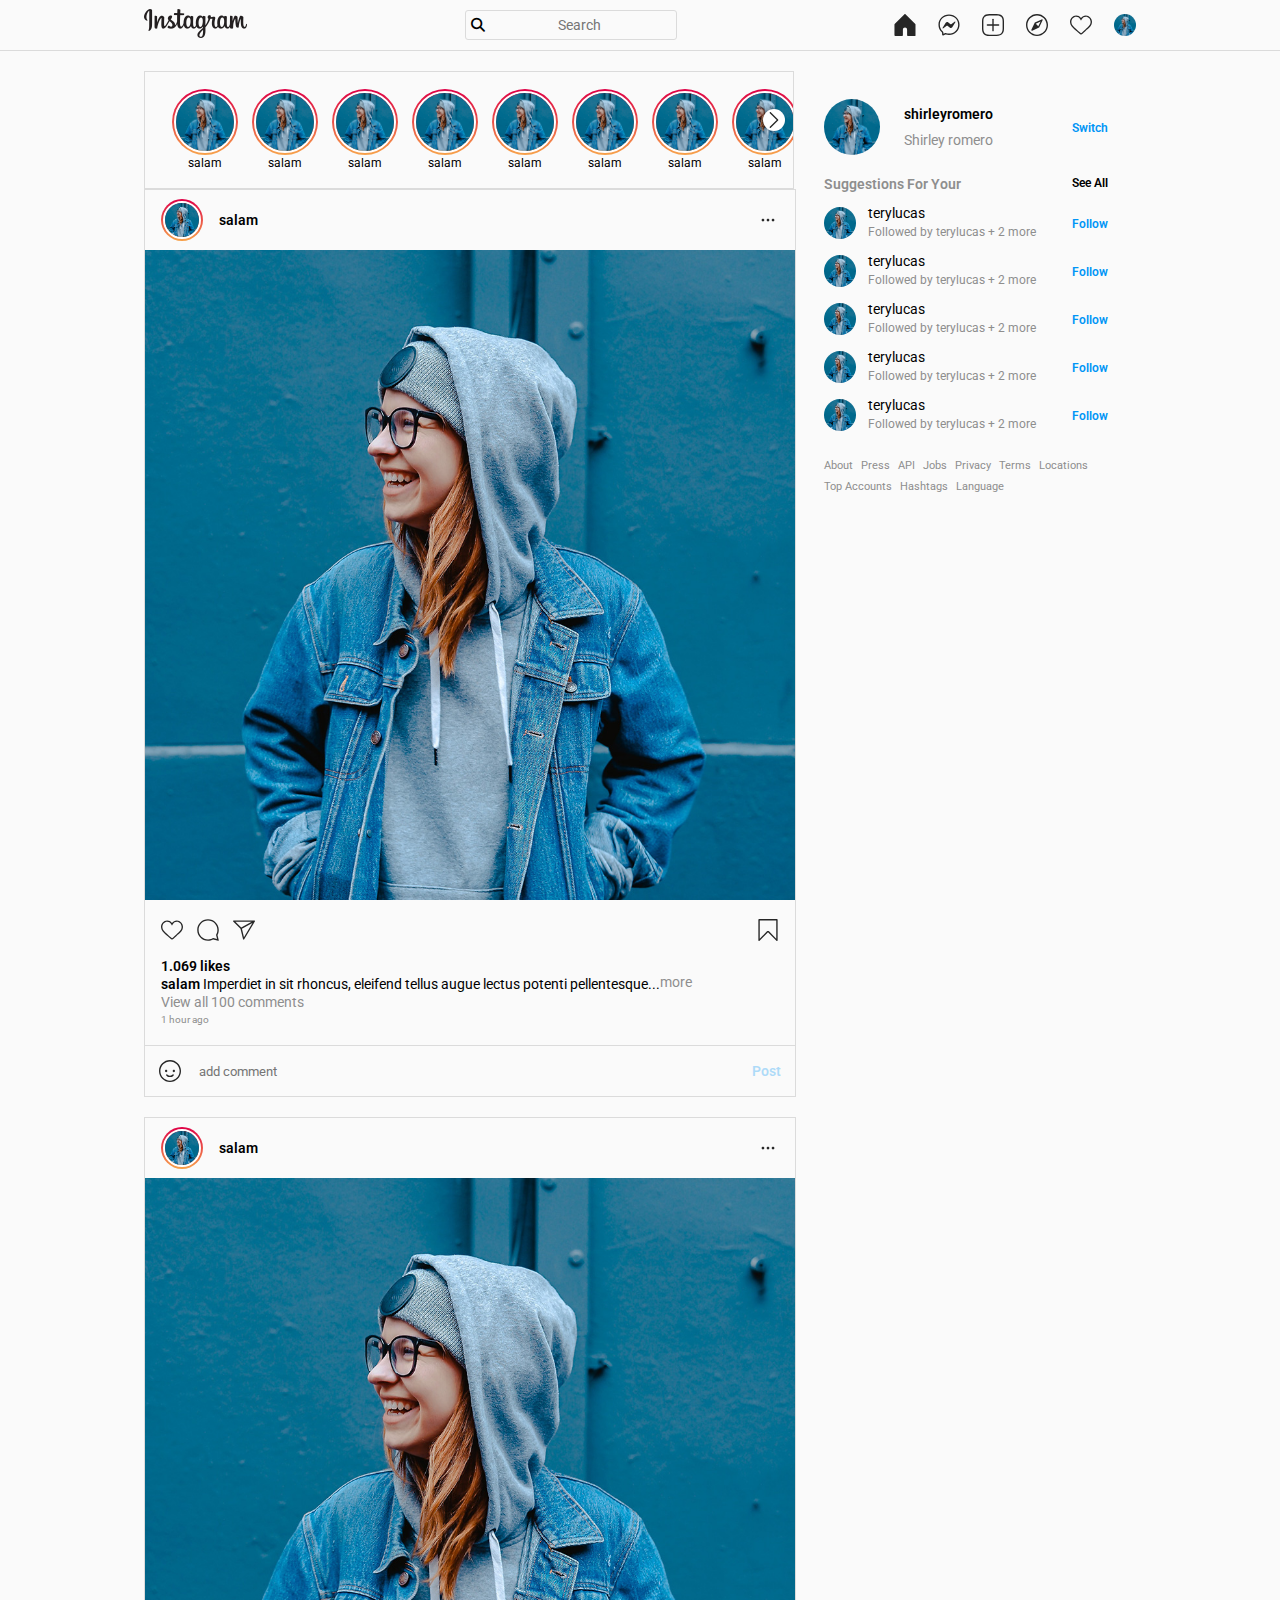
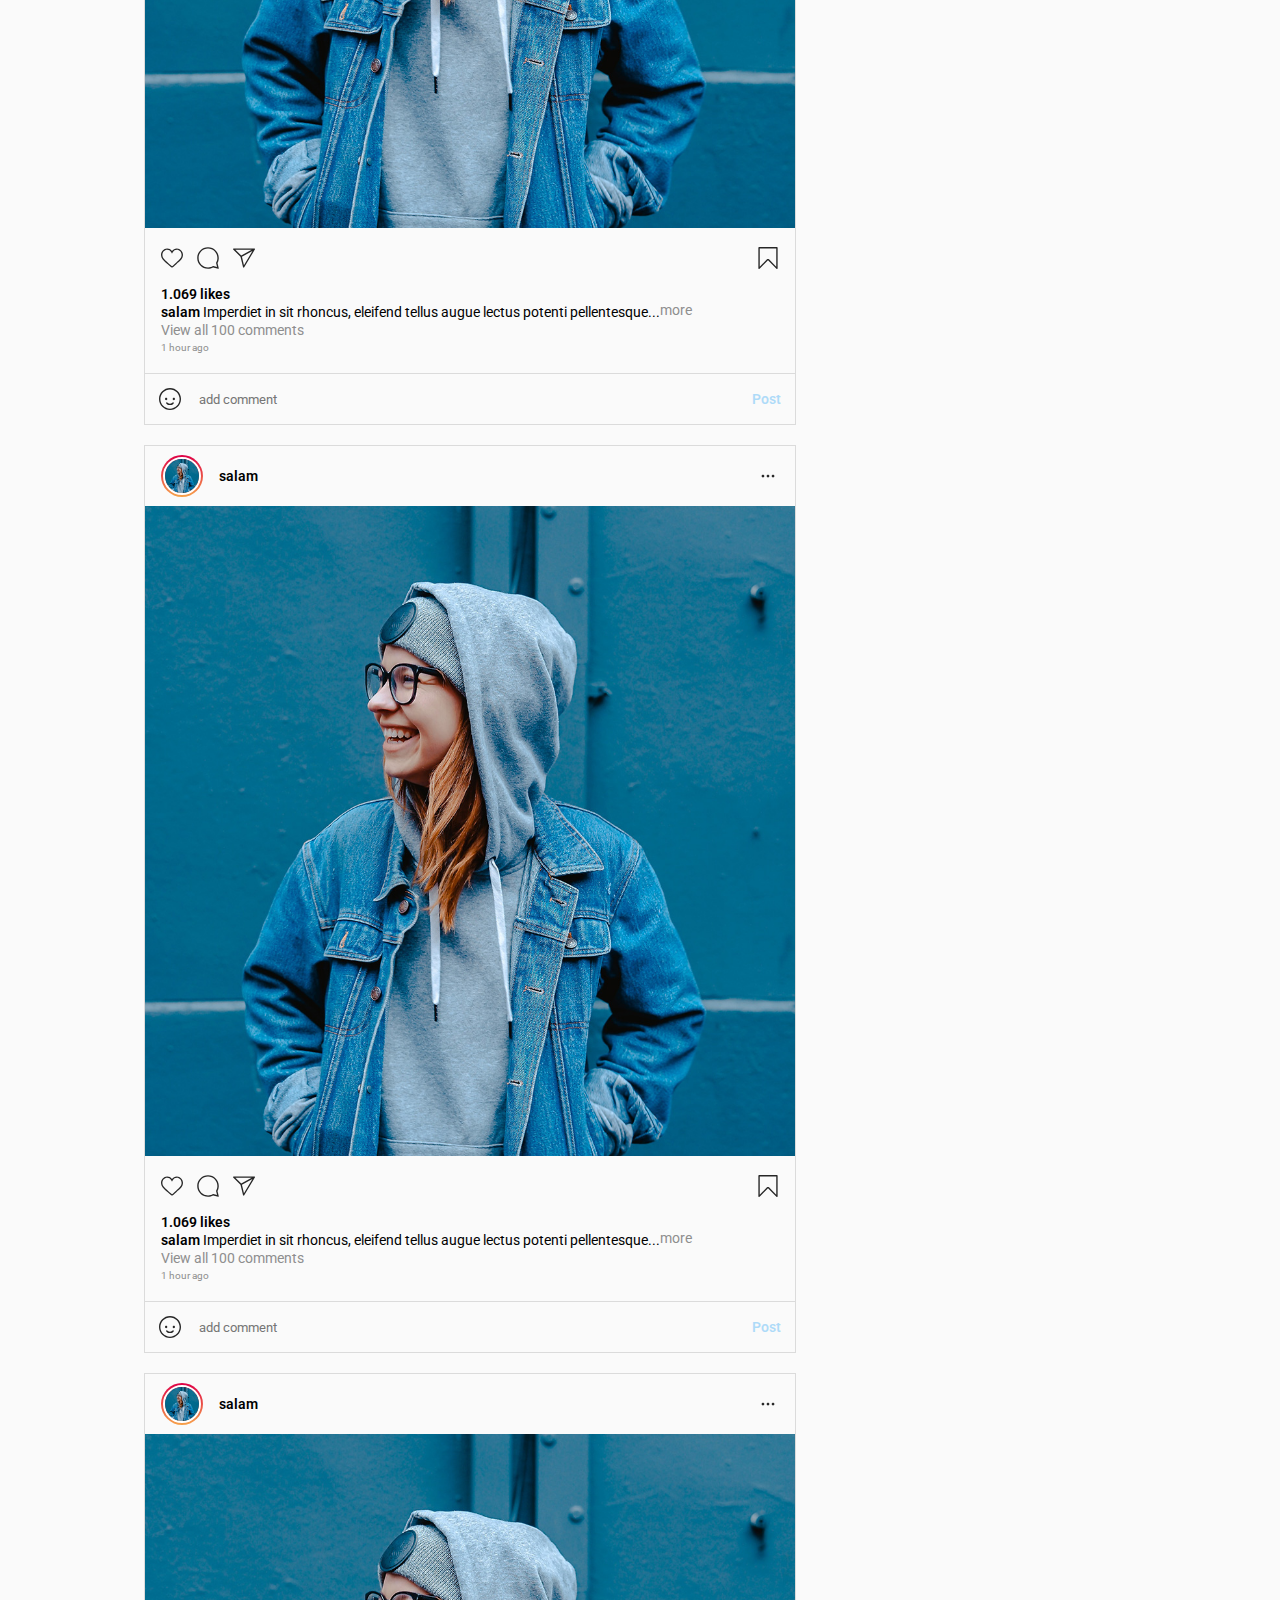
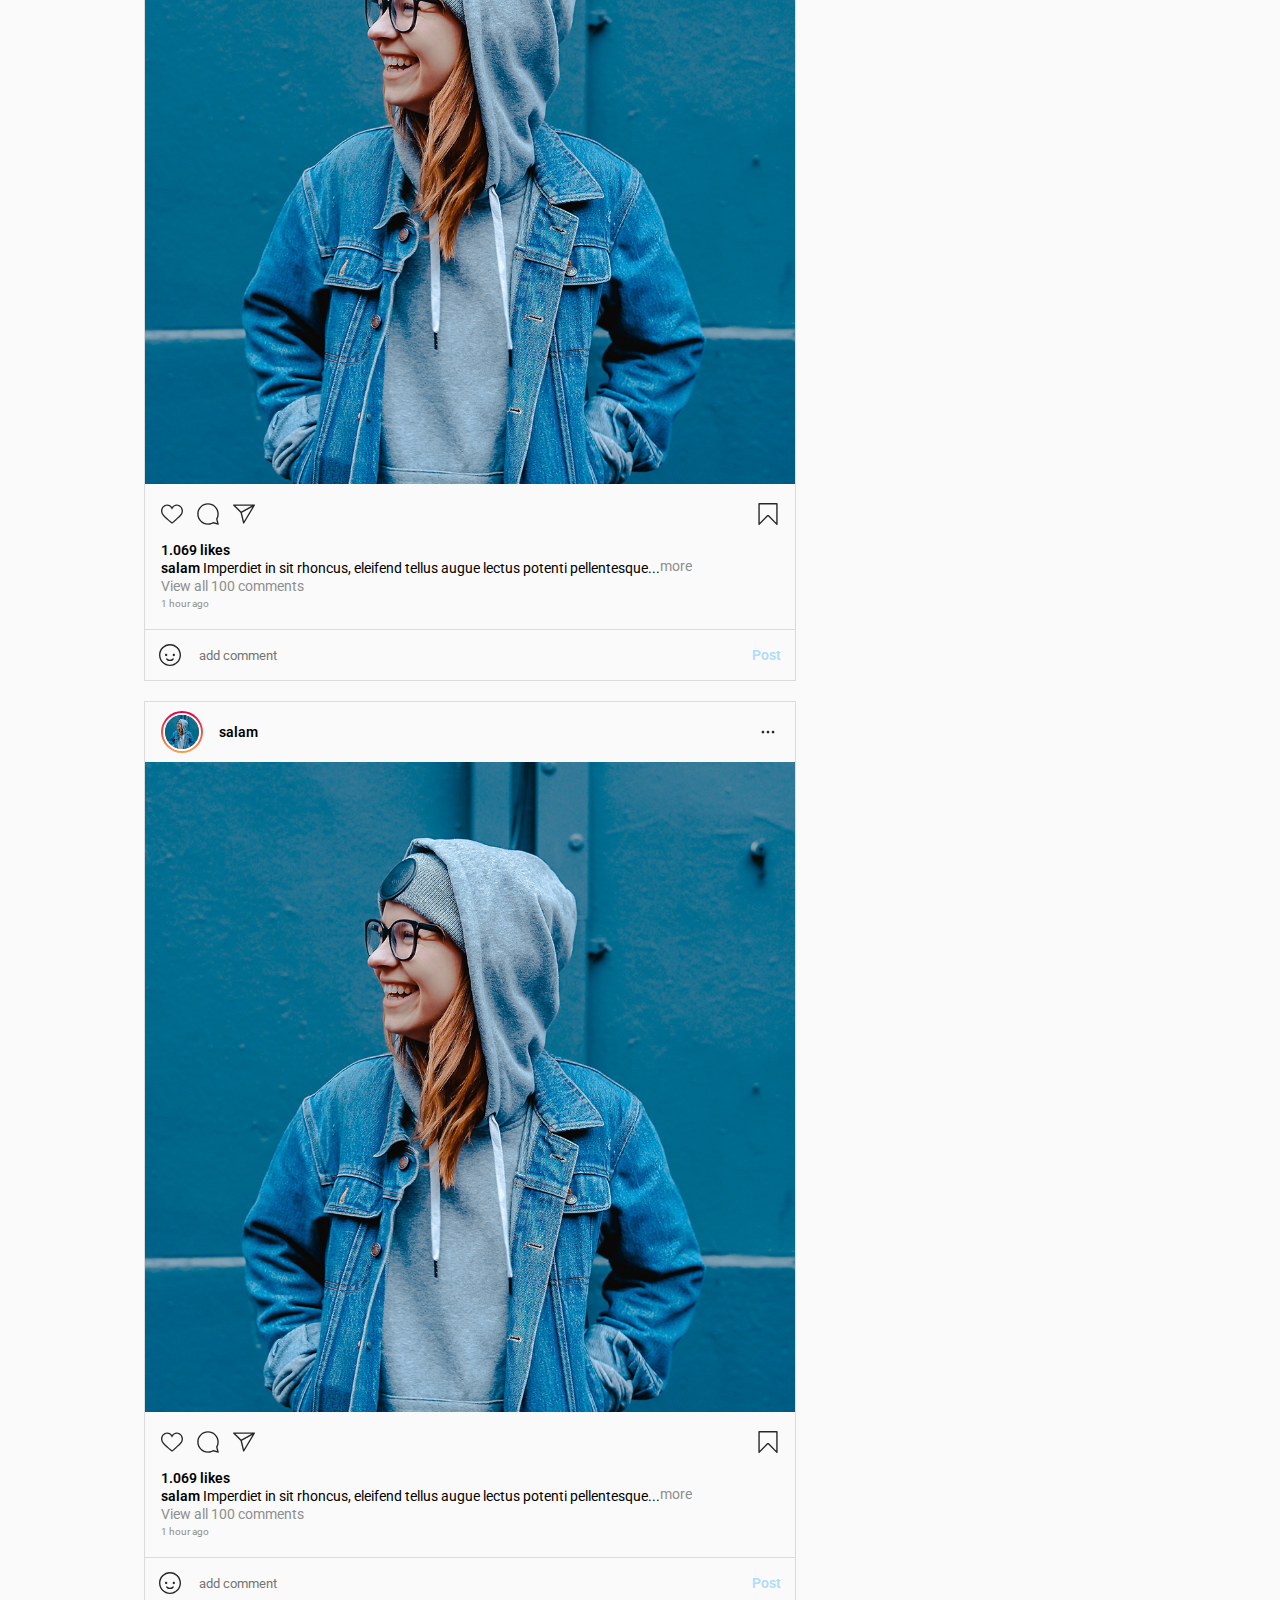
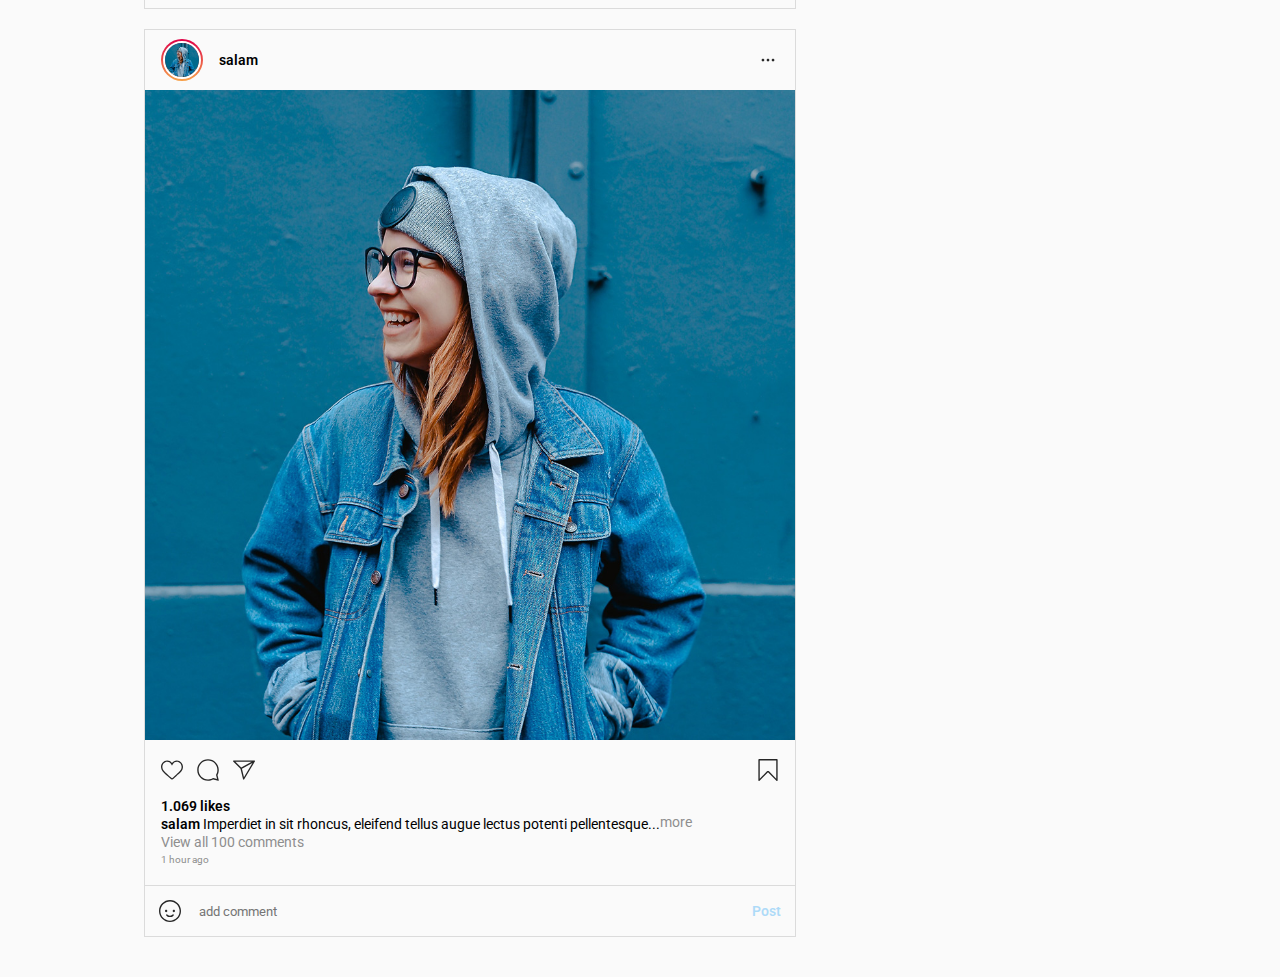
<file: index.htm>
<!DOCTYPE html>
<html lang="en">
    <head>
        <meta charset="UTF-8">
        <meta name="viewport" content="width=device-width, initial-scale=1.0">
        <title>Instagram</title>
        <link rel="stylesheet" href="assets/css/style.css">
        <link rel="stylesheet" href="https://cdnjs.cloudflare.com/ajax/libs/font-awesome/6.5.1/css/all.min.css">
        <link rel="shortcut icon" href="assets/img/favicon.png" type="image/x-icon">
        <style>
            .header__icons a:nth-child(1){
                background-image: url(assets/Icons/Home-fill.svg) !important;
            }
        </style>
    </head>
    <body>
        <header class="border-bottom">
            <div class="container">
                <div class="header flex justify-between items-center">
                    <div class="header__logo">
                        <a href="index.htm">
                            <img src="assets/img/Logo.svg" alt="">
                        </a>
                    </div>
                    <div class="header__search">
                        <i class="fa-solid fa-magnifying-glass f-14"></i>
                        <input type="text" class="f-14 text-center" placeholder="Search" />
                    </div>
                    <div class="header__icons flex">
                        <a href="index.htm">
                            <div class="icon"></div>
                        </a>
                        <a href="assets/pages/messenger.htm">
                            <div class="icon"></div>
                        </a>
                        <a href="#">
                            <div class="icon"></div>
                        </a>
                        <a href="assets/pages/explore.htm">
                            <div class="icon"></div>
                        </a>
                        <a href="#">
                            <div class="icon"></div>
                        </a>
                        <a href="assets/pages/my-profile.htm">
                            <div>
                                <img src="assets/img/profile.jpg" alt="">
                            </div>
                        </a>
                    </div>
                </div>
            </div>
        </header>
        <main>
            <div class="container">
                <div class="flex">
                    <div class="main__body flex flex-col">
                            <div class="stories border-bottom flex">
                                <div class="stories__flex flex flex-col items-center">
                                    <div class="stories__border">
                                        <div class="stories__item">
                                            <a href="#">
                                                <img src="assets/img/profile.jpg" alt="">
                                            </a>
                                        </div>
                                    </div>
                                    <div class="stories__text">
                                        <p class="f-12">salam</p>
                                    </div>
                                </div>
                                <div class="stories__flex flex flex-col items-center">
                                    <div class="stories__border">
                                        <div class="stories__item">
                                            <a href="#">
                                                <img src="assets/img/profile.jpg" alt="">
                                            </a>
                                        </div>
                                    </div>
                                    <div class="stories__text">
                                        <p class="f-12">salam</p>
                                    </div>
                                </div>
                                <div class="stories__flex flex flex-col items-center">
                                    <div class="stories__border">
                                        <div class="stories__item">
                                            <a href="#">
                                                <img src="assets/img/profile.jpg" alt="">
                                            </a>
                                        </div>
                                    </div>
                                    <div class="stories__text">
                                        <p class="f-12">salam</p>
                                    </div>
                                </div>
                                <div class="stories__flex flex flex-col items-center">
                                    <div class="stories__border">
                                        <div class="stories__item">
                                            <a href="#">
                                                <img src="assets/img/profile.jpg" alt="">
                                            </a>
                                        </div>
                                    </div>
                                    <div class="stories__text">
                                        <p class="f-12">salam</p>
                                    </div>
                                </div>
                                <div class="stories__flex flex flex-col items-center">
                                    <div class="stories__border">
                                        <div class="stories__item">
                                            <a href="#">
                                                <img src="assets/img/profile.jpg" alt="">
                                            </a>
                                        </div>
                                    </div>
                                    <div class="stories__text">
                                        <p class="f-12">salam</p>
                                    </div>
                                </div>
                                <div class="stories__flex flex flex-col items-center">
                                    <div class="stories__border">
                                        <div class="stories__item">
                                            <a href="#">
                                                <img src="assets/img/profile.jpg" alt="">
                                            </a>
                                        </div>
                                    </div>
                                    <div class="stories__text">
                                        <p class="f-12">salam</p>
                                    </div>
                                </div>
                                <div class="stories__flex flex flex-col items-center">
                                    <div class="stories__border">
                                        <div class="stories__item">
                                            <a href="#">
                                                <img src="assets/img/profile.jpg" alt="">
                                            </a>
                                        </div>
                                    </div>
                                    <div class="stories__text">
                                        <p class="f-12">salam</p>
                                    </div>
                                </div>
                                <div class="stories__flex flex flex-col items-center">
                                    <div class="stories__border">
                                        <div class="stories__item">
                                            <a href="#">
                                                <img src="assets/img/profile.jpg" alt="">
                                            </a>
                                        </div>
                                    </div>
                                    <div class="stories__text">
                                        <p class="f-12">salam</p>
                                    </div>
                                </div>
                                <div class="stories__flex flex flex-col items-center">
                                    <div class="stories__border">
                                        <div class="stories__item">
                                            <a href="#">
                                                <img src="assets/img/profile.jpg" alt="">
                                            </a>
                                        </div>
                                    </div>
                                    <div class="stories__text">
                                        <p class="f-12">salam</p>
                                    </div>
                                </div>
                                

                            </div>
                            <div class="arrow"></div>
                        <div class="main__posts">
                            <div class="post">
                                <div class="post-header flex items-center justify-between border-bottom">
                                    <div class="flex items-center">
                                        <div class="stories__border">
                                            <div class="stories__item">
                                                <a href="assets/pages/user-profile.htm">
                                                    <img src="assets/img/profile.jpg" alt="">
                                                </a>
                                            </div>
                                        </div>
                                        <div class="profile-name">
                                            <p class="f-14">salam</p>
                                        </div>
                                    </div>
                                    <div>
                                        <div class="more"></div>
                                    </div>
                                </div>
                                <div class="post-body">
                                    <img src="assets/img/profile.jpg" alt="">
                                </div>
                                <div class="post-footer border-bottom">
                                    <div class="post-rating flex justify-between">
                                        <div class="flex">
                                            <a href="#">
                                                <div class="icon"></div>
                                            </a>
                                            <a href="#">
                                                <div class="icon"></div>
                                            </a>
                                            <a href="#">
                                                <div class="icon"></div>
                                            </a>
                                        </div>
                                        <div class="flex">
                                            <a href="#">
                                                <div class="icon"></div>
                                            </a>
                                        </div>
                                    </div>
                                    <div class="post-about">
                                        <div class="post-like">
                                            <p class="f-14">1.069 likes</p>
                                        </div>
                                        <div class="post-explain flex">
                                            <p class="f-14"><span>salam</span> Imperdiet in sit rhoncus, eleifend tellus augue lectus potenti pellentesque...</p>
                                            <span class="f-14">more</span>
                                        </div>
                                        <div class="post-comment">
                                            <p class="f-14">View all 100 comments</p>
                                        </div>
                                        <div class="date">
                                            <p>1 hour ago</p>
                                        </div>
                                    </div>
                                </div>
                                <div class="add-comment flex justify-between items-center ">
                                    <div class="emoji flex">
                                        <a href="#">
                                            <div class="icon"></div>
                                        </a>
                                        <input type="text" placeholder="add comment">
                                    </div>
                                    <div class="send-post f-14">
                                        <a class="aa" href="#">Post</a>
                                    </div>
                                </div>
                            </div>
                            <div class="post">
                                <div class="post-header flex items-center justify-between border-bottom">
                                    <div class="flex items-center">
                                        <div class="stories__border">
                                            <div class="stories__item">
                                                <a href="assets/pages/user-profile.htm">
                                                    <img src="assets/img/profile.jpg" alt="">
                                                </a>
                                            </div>
                                        </div>
                                        <div class="profile-name">
                                            <p class="f-14">salam</p>
                                        </div>
                                    </div>
                                    <div>
                                        <div class="more"></div>
                                    </div>
                                </div>
                                <div class="post-body">
                                    <img src="assets/img/profile.jpg" alt="">
                                </div>
                                <div class="post-footer border-bottom">
                                    <div class="post-rating flex justify-between">
                                        <div class="flex">
                                            <a href="#">
                                                <div class="icon"></div>
                                            </a>
                                            <a href="#">
                                                <div class="icon"></div>
                                            </a>
                                            <a href="#">
                                                <div class="icon"></div>
                                            </a>
                                        </div>
                                        <div class="flex">
                                            <a href="#">
                                                <div class="icon"></div>
                                            </a>
                                        </div>
                                    </div>
                                    <div class="post-about">
                                        <div class="post-like">
                                            <p class="f-14">1.069 likes</p>
                                        </div>
                                        <div class="post-explain flex">
                                            <p class="f-14"><span>salam</span> Imperdiet in sit rhoncus, eleifend tellus augue lectus potenti pellentesque...</p>
                                            <span class="f-14">more</span>
                                        </div>
                                        <div class="post-comment">
                                            <p class="f-14">View all 100 comments</p>
                                        </div>
                                        <div class="date">
                                            <p>1 hour ago</p>
                                        </div>
                                    </div>
                                </div>
                                <div class="add-comment flex justify-between items-center ">
                                    <div class="emoji flex">
                                        <a href="#">
                                            <div class="icon"></div>
                                        </a>
                                        <input type="text" placeholder="add comment">
                                    </div>
                                    <div class="send-post f-14">
                                        <a class="aa" href="#">Post</a>
                                    </div>
                                </div>
                            </div>
                            <div class="post">
                                <div class="post-header flex items-center justify-between border-bottom">
                                    <div class="flex items-center">
                                        <div class="stories__border">
                                            <div class="stories__item">
                                                <a href="assets/pages/user-profile.htm">
                                                    <img src="assets/img/profile.jpg" alt="">
                                                </a>
                                            </div>
                                        </div>
                                        <div class="profile-name">
                                            <p class="f-14">salam</p>
                                        </div>
                                    </div>
                                    <div>
                                        <div class="more"></div>
                                    </div>
                                </div>
                                <div class="post-body">
                                    <img src="assets/img/profile.jpg" alt="">
                                </div>
                                <div class="post-footer border-bottom">
                                    <div class="post-rating flex justify-between">
                                        <div class="flex">
                                            <a href="#">
                                                <div class="icon"></div>
                                            </a>
                                            <a href="#">
                                                <div class="icon"></div>
                                            </a>
                                            <a href="#">
                                                <div class="icon"></div>
                                            </a>
                                        </div>
                                        <div class="flex">
                                            <a href="#">
                                                <div class="icon"></div>
                                            </a>
                                        </div>
                                    </div>
                                    <div class="post-about">
                                        <div class="post-like">
                                            <p class="f-14">1.069 likes</p>
                                        </div>
                                        <div class="post-explain flex">
                                            <p class="f-14"><span>salam</span> Imperdiet in sit rhoncus, eleifend tellus augue lectus potenti pellentesque...</p>
                                            <span class="f-14">more</span>
                                        </div>
                                        <div class="post-comment">
                                            <p class="f-14">View all 100 comments</p>
                                        </div>
                                        <div class="date">
                                            <p>1 hour ago</p>
                                        </div>
                                    </div>
                                </div>
                                <div class="add-comment flex justify-between items-center ">
                                    <div class="emoji flex">
                                        <a href="#">
                                            <div class="icon"></div>
                                        </a>
                                        <input type="text" placeholder="add comment">
                                    </div>
                                    <div class="send-post f-14">
                                        <a class="aa" href="#">Post</a>
                                    </div>
                                </div>
                            </div>
                            <div class="post">
                                <div class="post-header flex items-center justify-between border-bottom">
                                    <div class="flex items-center">
                                        <div class="stories__border">
                                            <div class="stories__item">
                                                <a href="assets/pages/user-profile.htm">
                                                    <img src="assets/img/profile.jpg" alt="">
                                                </a>
                                            </div>
                                        </div>
                                        <div class="profile-name">
                                            <p class="f-14">salam</p>
                                        </div>
                                    </div>
                                    <div>
                                        <div class="more"></div>
                                    </div>
                                </div>
                                <div class="post-body">
                                    <img src="assets/img/profile.jpg" alt="">
                                </div>
                                <div class="post-footer border-bottom">
                                    <div class="post-rating flex justify-between">
                                        <div class="flex">
                                            <a href="#">
                                                <div class="icon"></div>
                                            </a>
                                            <a href="#">
                                                <div class="icon"></div>
                                            </a>
                                            <a href="#">
                                                <div class="icon"></div>
                                            </a>
                                        </div>
                                        <div class="flex">
                                            <a href="#">
                                                <div class="icon"></div>
                                            </a>
                                        </div>
                                    </div>
                                    <div class="post-about">
                                        <div class="post-like">
                                            <p class="f-14">1.069 likes</p>
                                        </div>
                                        <div class="post-explain flex">
                                            <p class="f-14"><span>salam</span> Imperdiet in sit rhoncus, eleifend tellus augue lectus potenti pellentesque...</p>
                                            <span class="f-14">more</span>
                                        </div>
                                        <div class="post-comment">
                                            <p class="f-14">View all 100 comments</p>
                                        </div>
                                        <div class="date">
                                            <p>1 hour ago</p>
                                        </div>
                                    </div>
                                </div>
                                <div class="add-comment flex justify-between items-center ">
                                    <div class="emoji flex">
                                        <a href="#">
                                            <div class="icon"></div>
                                        </a>
                                        <input type="text" placeholder="add comment">
                                    </div>
                                    <div class="send-post f-14">
                                        <a class="aa" href="#">Post</a>
                                    </div>
                                </div>
                            </div>
                            <div class="post">
                                <div class="post-header flex items-center justify-between border-bottom">
                                    <div class="flex items-center">
                                        <div class="stories__border">
                                            <div class="stories__item">
                                                <a href="assets/pages/user-profile.htm">
                                                    <img src="assets/img/profile.jpg" alt="">
                                                </a>
                                            </div>
                                        </div>
                                        <div class="profile-name">
                                            <p class="f-14">salam</p>
                                        </div>
                                    </div>
                                    <div>
                                        <div class="more"></div>
                                    </div>
                                </div>
                                <div class="post-body">
                                    <img src="assets/img/profile.jpg" alt="">
                                </div>
                                <div class="post-footer border-bottom">
                                    <div class="post-rating flex justify-between">
                                        <div class="flex">
                                            <a href="#">
                                                <div class="icon"></div>
                                            </a>
                                            <a href="#">
                                                <div class="icon"></div>
                                            </a>
                                            <a href="#">
                                                <div class="icon"></div>
                                            </a>
                                        </div>
                                        <div class="flex">
                                            <a href="#">
                                                <div class="icon"></div>
                                            </a>
                                        </div>
                                    </div>
                                    <div class="post-about">
                                        <div class="post-like">
                                            <p class="f-14">1.069 likes</p>
                                        </div>
                                        <div class="post-explain flex">
                                            <p class="f-14"><span>salam</span> Imperdiet in sit rhoncus, eleifend tellus augue lectus potenti pellentesque...</p>
                                            <span class="f-14">more</span>
                                        </div>
                                        <div class="post-comment">
                                            <p class="f-14">View all 100 comments</p>
                                        </div>
                                        <div class="date">
                                            <p>1 hour ago</p>
                                        </div>
                                    </div>
                                </div>
                                <div class="add-comment flex justify-between items-center ">
                                    <div class="emoji flex">
                                        <a href="#">
                                            <div class="icon"></div>
                                        </a>
                                        <input type="text" placeholder="add comment">
                                    </div>
                                    <div class="send-post f-14">
                                        <a class="aa" href="#">Post</a>
                                    </div>
                                </div>
                            </div>
                            <div class="post">
                                <div class="post-header flex items-center justify-between border-bottom">
                                    <div class="flex items-center">
                                        <div class="stories__border">
                                            <div class="stories__item">
                                                <a href="assets/pages/user-profile.htm">
                                                    <img src="assets/img/profile.jpg" alt="">
                                                </a>
                                            </div>
                                        </div>
                                        <div class="profile-name">
                                            <p class="f-14">salam</p>
                                        </div>
                                    </div>
                                    <div>
                                        <div class="more"></div>
                                    </div>
                                </div>
                                <div class="post-body">
                                    <img src="assets/img/profile.jpg" alt="">
                                </div>
                                <div class="post-footer border-bottom">
                                    <div class="post-rating flex justify-between">
                                        <div class="flex">
                                            <a href="#">
                                                <div class="icon"></div>
                                            </a>
                                            <a href="#">
                                                <div class="icon"></div>
                                            </a>
                                            <a href="#">
                                                <div class="icon"></div>
                                            </a>
                                        </div>
                                        <div class="flex">
                                            <a href="#">
                                                <div class="icon"></div>
                                            </a>
                                        </div>
                                    </div>
                                    <div class="post-about">
                                        <div class="post-like">
                                            <p class="f-14">1.069 likes</p>
                                        </div>
                                        <div class="post-explain flex">
                                            <p class="f-14"><span>salam</span> Imperdiet in sit rhoncus, eleifend tellus augue lectus potenti pellentesque...</p>
                                            <span class="f-14">more</span>
                                        </div>
                                        <div class="post-comment">
                                            <p class="f-14">View all 100 comments</p>
                                        </div>
                                        <div class="date">
                                            <p>1 hour ago</p>
                                        </div>
                                    </div>
                                </div>
                                <div class="add-comment flex justify-between items-center ">
                                    <div class="emoji flex">
                                        <a href="#">
                                            <div class="icon"></div>
                                        </a>
                                        <input type="text" placeholder="add comment">
                                    </div>
                                    <div class="send-post f-14">
                                        <a class="aa" href="#">Post</a>
                                    </div>
                                </div>
                            </div>
                        </div>    
                    </div>
                    <div class="main__sidebar">
                        <div class="account flex items-center justify-between">
                            <div class="flex items-center">
                                <div class="account__profile">
                                    <img src="assets/img/profile.jpg" alt="">
                                </div>
                                <div class="account__name f-14">
                                    <p>shirleyromero</p>
                                    <p>Shirley romero</p>
                                </div>
                            </div>
                            <div>
                                <a href="#">Switch</a>
                            </div>
                        </div>
                        <div class="suggestions">
                            <div class="suggestions-explain flex justify-between">
                                <p class="f-14 f-600">Suggestions For Your</p>
                                <p class="f-12 f-600">See All</p>
                            </div>
                            <div class="suggestions-people flex flex-col ">
                                <div class="person flex items-center justify-between">
                                    <div class="flex items-center">
                                        <div class="person-photo">
                                            <img src="assets/img/profile.jpg" alt="">
                                        </div>
                                        <div>
                                            <p class="f-14">terylucas</p>
                                            <p class="f-12">Followed by terylucas + 2 more</p>
                                        </div>
                                    </div>
                                    <div>
                                        <a class="f-12 " href="#">Follow</a>
                                    </div>
                                </div>
                                <div class="person flex items-center justify-between">
                                    <div class="flex items-center">
                                        <div class="person-photo">
                                            <img src="assets/img/profile.jpg" alt="">
                                        </div>
                                        <div>
                                            <p class="f-14">terylucas</p>
                                            <p class="f-12">Followed by terylucas + 2 more</p>
                                        </div>
                                    </div>
                                    <div>
                                        <a class="f-12 " href="#">Follow</a>
                                    </div>
                                </div>
                                <div class="person flex items-center justify-between">
                                    <div class="flex items-center">
                                        <div class="person-photo">
                                            <img src="assets/img/profile.jpg" alt="">
                                        </div>
                                        <div>
                                            <p class="f-14">terylucas</p>
                                            <p class="f-12">Followed by terylucas + 2 more</p>
                                        </div>
                                    </div>
                                    <div>
                                        <a class="f-12 " href="#">Follow</a>
                                    </div>
                                </div>
                                <div class="person flex items-center justify-between">
                                    <div class="flex items-center">
                                        <div class="person-photo">
                                            <img src="assets/img/profile.jpg" alt="">
                                        </div>
                                        <div>
                                            <p class="f-14">terylucas</p>
                                            <p class="f-12">Followed by terylucas + 2 more</p>
                                        </div>
                                    </div>
                                    <div>
                                        <a class="f-12 " href="#">Follow</a>
                                    </div>
                                </div>
                                <div class="person flex items-center justify-between">
                                    <div class="flex items-center">
                                        <div class="person-photo">
                                            <img src="assets/img/profile.jpg" alt="">
                                        </div>
                                        <div>
                                            <p class="f-14">terylucas</p>
                                            <p class="f-12">Followed by terylucas + 2 more</p>
                                        </div>
                                    </div>
                                    <div>
                                        <a class="f-12 " href="#">Follow</a>
                                    </div>
                                </div>
                            </div>
                        </div>
                        <div class="sidebar-footer flex">
                            <a href="#">About</a>
                            <a href="#">Press</a>
                            <a href="#">API</a>
                            <a href="#">Jobs</a>
                            <a href="#">Privacy</a>
                            <a href="#">Terms</a>
                            <a href="#">Locations</a>
                            <a href="#">Top Accounts</a>
                            <a href="#">Hashtags</a>
                            <a href="#">Language</a>
                        </div>
                    </div>
                </div>
            </div>
        </main>
    </body>
</html>
</file>
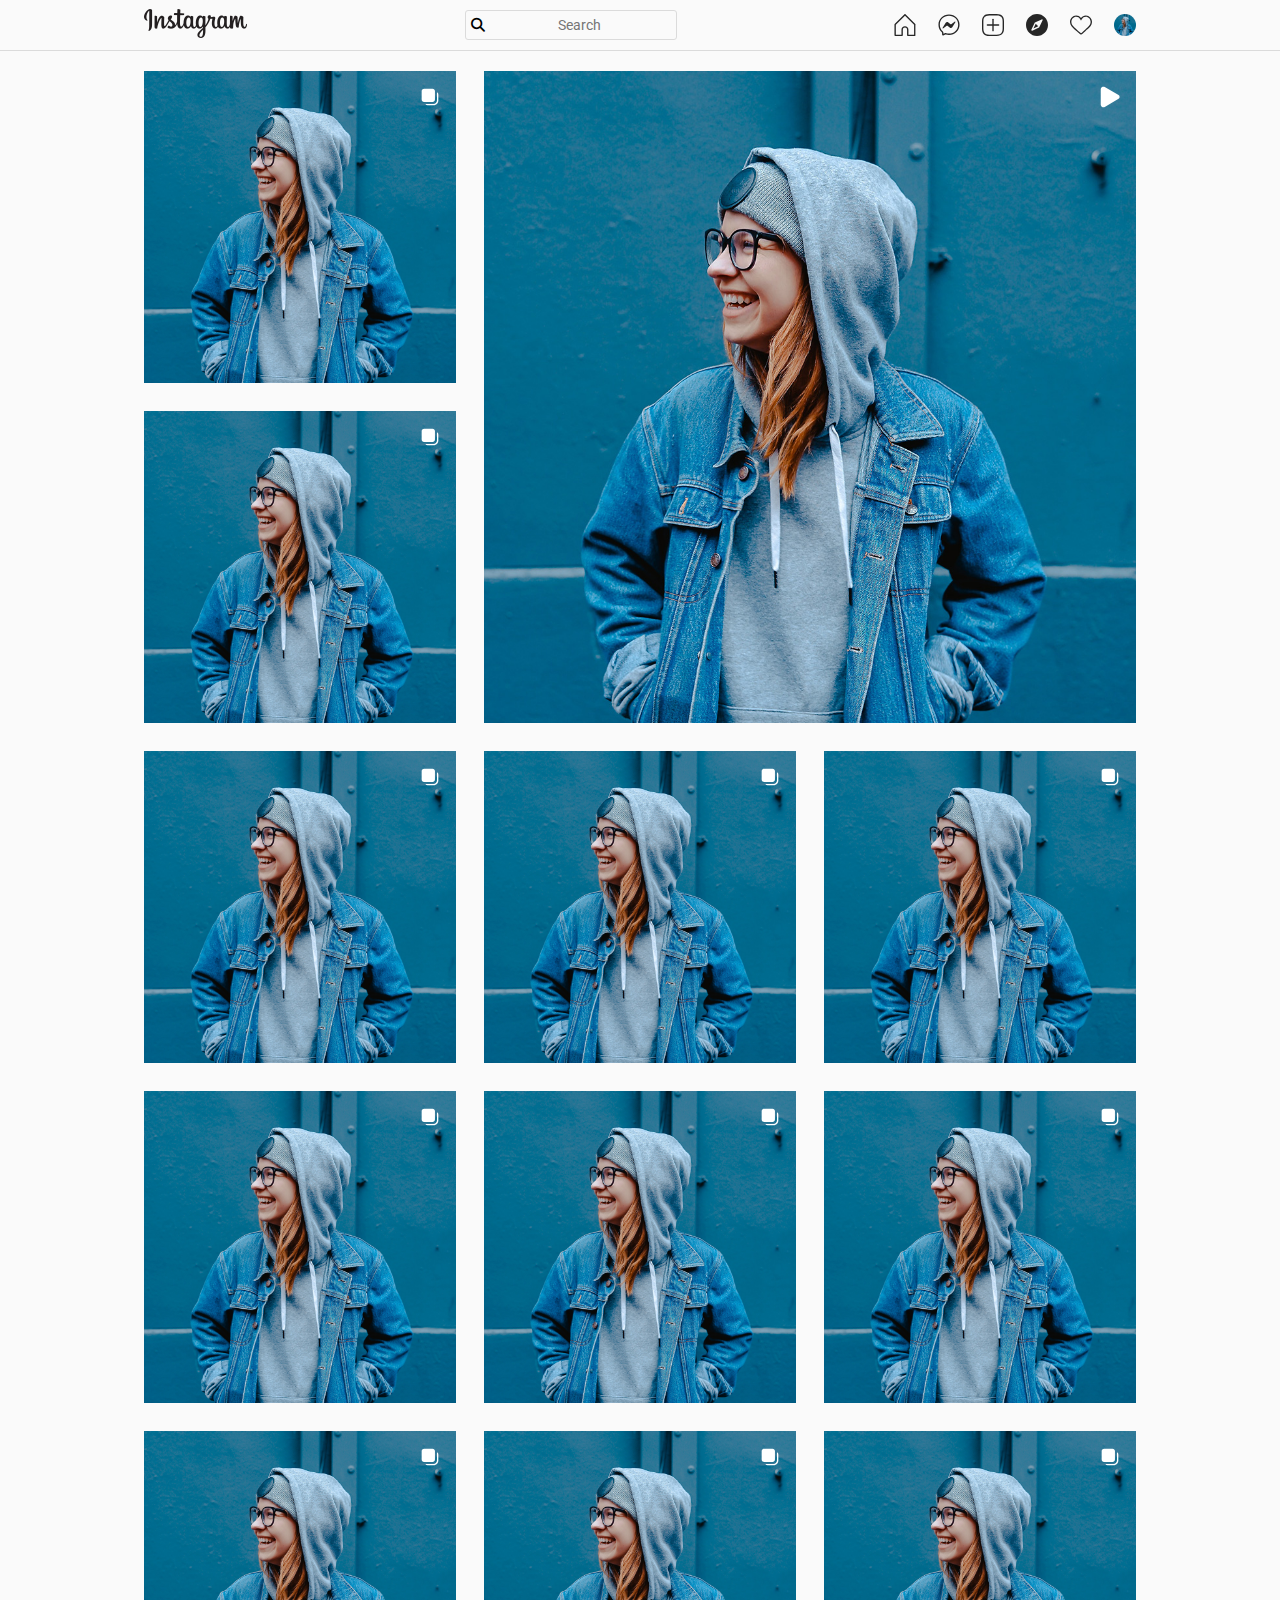
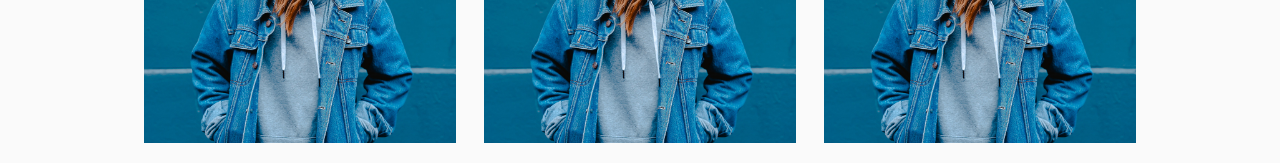
<file: assets/pages/explore.htm>
<!DOCTYPE html>
<html lang="en">
    <head>
        <meta charset="UTF-8">
        <meta name="viewport" content="width=device-width, initial-scale=1.0">
        <title>Instagram</title>
        <link rel="stylesheet" href="../css/style.css">
        <link rel="stylesheet" href="https://cdnjs.cloudflare.com/ajax/libs/font-awesome/6.5.1/css/all.min.css">
        <link rel="shortcut icon" href="../img/favicon.png" type="image/x-icon">
        <style>
            .header__icons a:nth-child(4){
                background-image: url(../Icons/FindPeople-Fiil.svg) !important;
            }
        </style>
    </head>
    <body>
        <header class="border-bottom">
            <div class="container">
                <div class="header flex justify-between items-center">
                    <div class="header__logo">
                        <a href="../../index.htm">
                            <img src="../img/Logo.svg" alt="">
                        </a>
                    </div>
                    <div class="header__search">
                        <i class="fa-solid fa-magnifying-glass f-14"></i>
                        <input type="text" class="f-14 text-center" placeholder="Search" />
                    </div>
                    <div class="header__icons flex">
                        <a href="/index.htm">
                            <div class="icon"></div>
                        </a>
                        <a href="messenger.htm">
                            <div class="icon"></div>
                        </a>
                        <a href="#">
                            <div class="icon"></div>
                        </a>
                        <a href="#">
                            <div class="icon"></div>
                        </a>
                        <a href="#">
                            <div class="icon"></div>
                        </a>
                        <a href="my-profile.htm">
                            <div>
                                <img src="../img/profile.jpg" alt="">
                            </div>
                        </a>
                    </div>
                </div>
            </div>
        </header>
        <main>
            <div class="container">
                <div class="explore flex justify-center">
                    <div class="flex">
                        <div class="flex flex-col ">
                            <div class="post-img">
                                <img src="../img/profile.jpg" alt="">
                            </div>
                            <div class="post-img">
                                <img src="../img/profile.jpg" alt="">
                            </div>
                        </div>
                        <div class="big-post post-img">
                            <img src="../img/profile.jpg" alt="">
                        </div>
                    </div>
                    <div class="post-img">
                        <img src="../img/profile.jpg" alt="">
                    </div>
                    <div class="post-img">
                        <img src="../img/profile.jpg" alt="">
                    </div>
                    <div class="post-img">
                        <img src="../img/profile.jpg" alt="">
                    </div>
                    <div class="post-img">
                        <img src="../img/profile.jpg" alt="">
                    </div>
                    <div class="post-img">
                        <img src="../img/profile.jpg" alt="">
                    </div>
                    <div class="post-img">
                        <img src="../img/profile.jpg" alt="">
                    </div>
                    <div class="post-img">
                        <img src="../img/profile.jpg" alt="">
                    </div>
                    <div class="post-img">
                        <img src="../img/profile.jpg" alt="">
                    </div>
                    <div class="post-img">
                        <img src="../img/profile.jpg" alt="">
                    </div>
                </div>
            </div>
        </main>

    </body>
</html>
</file>
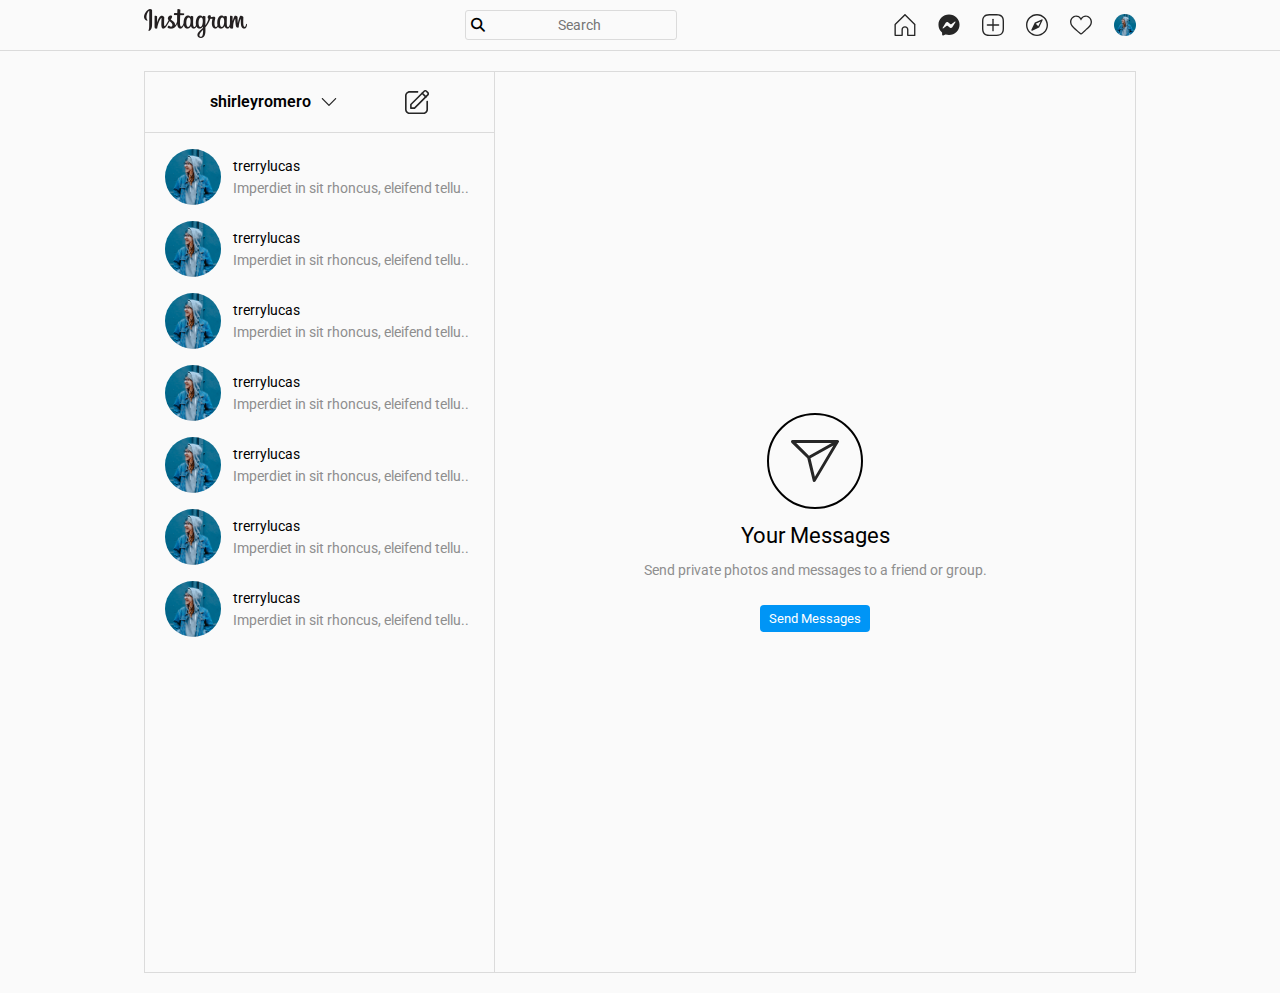
<file: assets/pages/messenger.htm>
<!DOCTYPE html>
<html lang="en">
    <head>
        <meta charset="UTF-8">
        <meta name="viewport" content="width=device-width, initial-scale=1.0">
        <title>Instagram</title>
        <link rel="stylesheet" href="../css/style.css">
        <link rel="stylesheet" href="https://cdnjs.cloudflare.com/ajax/libs/font-awesome/6.5.1/css/all.min.css">
        <link rel="shortcut icon" href="../img/favicon.png" type="image/x-icon">
        <style>
            .header__icons a:nth-child(2){
                background-image: url(../Icons/Messenger-Fill.svg) !important;
            }
        </style>
    </head>
    <body>
        <header class="border-bottom">
            <div class="container">
                <div class="header flex justify-between items-center">
                    <div class="header__logo">
                        <a href="../../index.htm">
                            <img src="../img/Logo.svg" alt="">
                        </a>
                    </div>
                    <div class="header__search">
                        <i class="fa-solid fa-magnifying-glass f-14"></i>
                        <input type="text" class="f-14 text-center" placeholder="Search" />
                    </div>
                    <div class="header__icons flex">
                        <a href="../../index.htm">
                            <div class="icon"></div>
                        </a>
                        <a href="messenger.htm">
                            <div class="icon"></div>
                        </a>
                        <a href="#">
                            <div class="icon"></div>
                        </a>
                        <a href="../pages/explore.htm">
                            <div class="icon"></div>
                        </a>
                        <a href="#">
                            <div class="icon"></div>
                        </a>
                        <a href="my-profile.htm">
                            <div>
                                <img src="../img/profile.jpg" alt="">
                            </div>
                        </a>
                    </div>
                </div>
            </div>
        </header>
        <main>
            <div class="container">
                <section class="messenger">
                    <div class="flex">
                        <div class="messenger-sidebar">
                            <div class="name border-bottom flex items-center justify-evenly">
                                <div class=" flex items-center">
                                    <p class="f-600">shirleyromero</p>
                                    <div class="icon"></div>
                                </div>
                                <div class="icon"></div>
                            </div>
                            <div class="messenger-people">
                                <div class="dm-person flex items-center">
                                    <div class="dm__img">
                                        <img src="../img/profile.jpg" alt="">
                                    </div>
                                    <div class="dm__text">
                                        <p class="f-14">trerrylucas</p>
                                        <p class="f-14">Imperdiet in sit rhoncus, eleifend tellu..</p>
                                    </div>
                                </div>
                                <div class="dm-person flex items-center">
                                    <div class="dm__img">
                                        <img src="../img/profile.jpg" alt="">
                                    </div>
                                    <div class="dm__text">
                                        <p class="f-14">trerrylucas</p>
                                        <p class="f-14">Imperdiet in sit rhoncus, eleifend tellu..</p>
                                    </div>
                                </div>
                                <div class="dm-person flex items-center">
                                    <div class="dm__img">
                                        <img src="../img/profile.jpg" alt="">
                                    </div>
                                    <div class="dm__text">
                                        <p class="f-14">trerrylucas</p>
                                        <p class="f-14">Imperdiet in sit rhoncus, eleifend tellu..</p>
                                    </div>
                                </div>
                                <div class="dm-person flex items-center">
                                    <div class="dm__img">
                                        <img src="../img/profile.jpg" alt="">
                                    </div>
                                    <div class="dm__text">
                                        <p class="f-14">trerrylucas</p>
                                        <p class="f-14">Imperdiet in sit rhoncus, eleifend tellu..</p>
                                    </div>
                                </div>
                                <div class="dm-person flex items-center">
                                    <div class="dm__img">
                                        <img src="../img/profile.jpg" alt="">
                                    </div>
                                    <div class="dm__text">
                                        <p class="f-14">trerrylucas</p>
                                        <p class="f-14">Imperdiet in sit rhoncus, eleifend tellu..</p>
                                    </div>
                                </div>
                                <div class="dm-person flex items-center">
                                    <div class="dm__img">
                                        <img src="../img/profile.jpg" alt="">
                                    </div>
                                    <div class="dm__text">
                                        <p class="f-14">trerrylucas</p>
                                        <p class="f-14">Imperdiet in sit rhoncus, eleifend tellu..</p>
                                    </div>
                                </div>
                                <div class="dm-person flex items-center">
                                    <div class="dm__img">
                                        <img src="../img/profile.jpg" alt="">
                                    </div>
                                    <div class="dm__text">
                                        <p class="f-14">trerrylucas</p>
                                        <p class="f-14">Imperdiet in sit rhoncus, eleifend tellu..</p>
                                    </div>
                                </div>
                            </div>
                        </div>
                        <div class="messenger-main flex justify-center items-center">
                            <div class="flex items-center flex-col">
                                <div class="share-icon flex justify-center items-center">
                                    <div class="icon"></div>
                                </div>
                                <div class="text-center">
                                    <p>Your Messages</p>
                                    <p class="f-14">Send private photos and messages to a friend or group.</p>
                                </div>
                                <button>Send Messages</button>
                            </div>
                        </div>
                    </div>
                </section>
            </div>
        </main>

    </body>
</html>
</file>
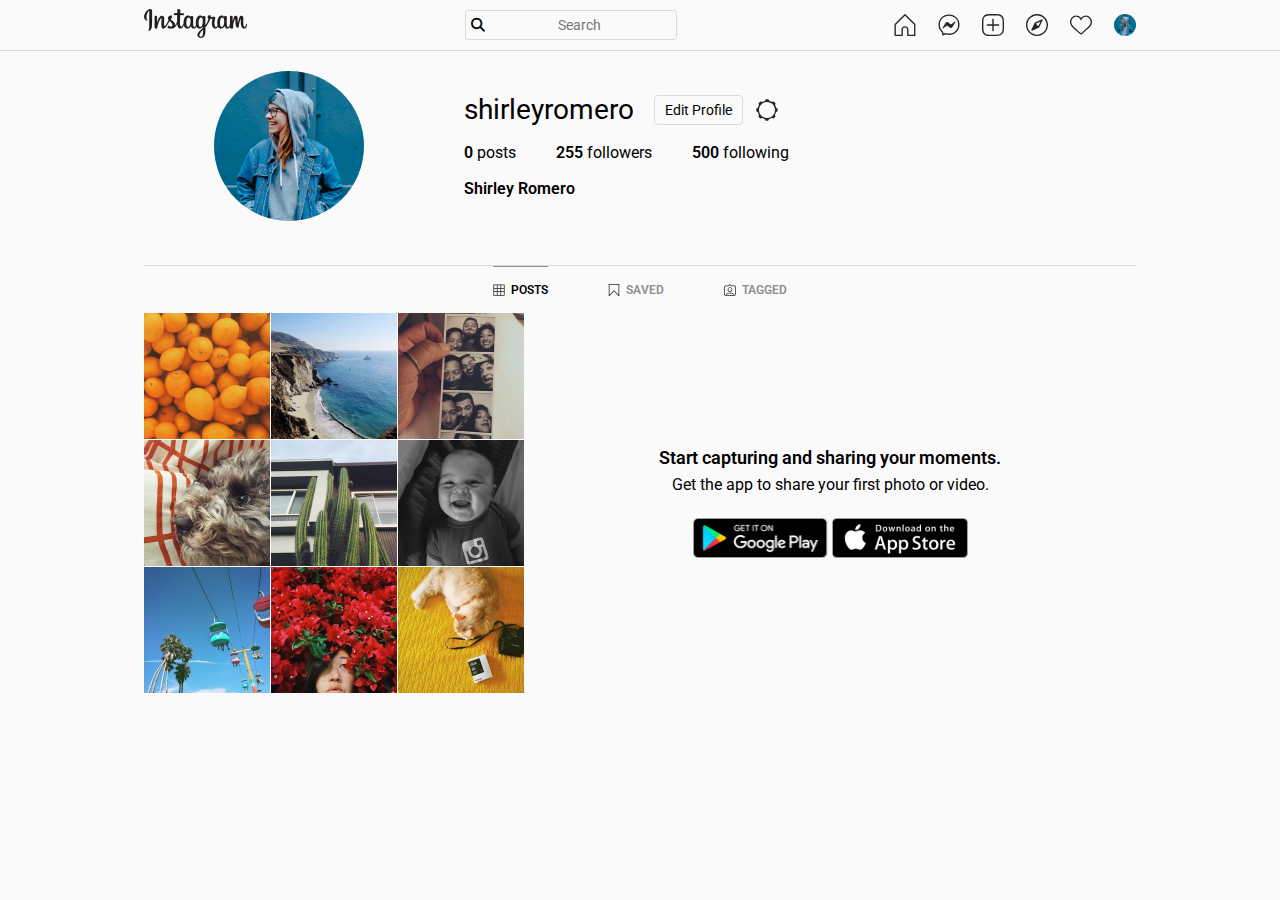
<file: assets/pages/my-profile.htm>
<!DOCTYPE html>
<html lang="en">
    <head>
        <meta charset="UTF-8">
        <meta name="viewport" content="width=device-width, initial-scale=1.0">
        <title>Instagram</title>
        <link rel="stylesheet" href="../css/style.css">
        <link rel="stylesheet" href="https://cdnjs.cloudflare.com/ajax/libs/font-awesome/6.5.1/css/all.min.css">
        <link rel="shortcut icon" href="../img/favicon.png" type="image/x-icon">
    </head>
    <body>
        <header class="border-bottom">
            <div class="container">
                <div class="header flex justify-between items-center">
                    <div class="header__logo">
                        <a href="../../index.htm">
                            <img src="../img/Logo.svg" alt="">
                        </a>
                    </div>
                    <div class="header__search">
                        <i class="fa-solid fa-magnifying-glass f-14"></i>
                        <input type="text" class="f-14 text-center" placeholder="Search" />
                    </div>
                    <div class="header__icons flex">
                        <a href="/index.htm">
                            <div class="icon"></div>
                        </a>
                        <a href="messenger.htm">
                            <div class="icon"></div>
                        </a>
                        <a href="#">
                            <div class="icon"></div>
                        </a>
                        <a href="explore.htm">
                            <div class="icon"></div>
                        </a>
                        <a href="#">
                            <div class="icon"></div>
                        </a>
                        <a href="my-profile.htm">
                            <div>
                                <img src="../img/profile.jpg" alt="">
                            </div>
                        </a>
                    </div>
                </div>
            </div>
        </header>
        <main>
            <div class="container">
                <div class="my-profile">
                    <div class="profile-header border-bottom flex items-center">
                        <div class="profile-photo">
                            <img src="../img/profile.jpg" alt="">
                        </div>
                        <div class="profile-data ">
                            <div class="profile-name flex items-center">
                                <p>shirleyromero</p>
                                <button>Edit Profile</button>
                                <div class="icon"></div>
                            </div>
                            <div class="follow flex">
                                <p><span class="f-600">0</span> posts</p>
                                <p><span class="f-600">255</span> followers</p>
                                <p><span class="f-600">500</span> following</p>
                            </div>
                            <div class="username">
                                <p class="f-600">Shirley Romero</p>
                            </div>
                        </div>
                    </div>
                    <div class="profile-body">
                        <div class="links flex justify-center">
                            <a href="#" class="link flex items-center">
                                <div class="icon"></div>
                                <p class="f-600 f-12">POSTS</p>
                            </a>
                            <a href="#" class="link flex items-center">
                                <div class="icon"></div>
                                <p class="f-600 f-12">SAVED</p>
                            </a>
                            <a href="#" class="link flex items-center">
                                <div class="icon"></div>
                                <p class="f-600 f-12">TAGGED</p>
                            </a>
                        </div>
                        <div class="flex">
                            <div class="img">
                                <img src="../img/image.png" alt="">
                            </div>
                            <div class="download flex flex-col items-center justify-center">
                                <p class="f-18 f-600">Start capturing and sharing your moments.</p>
                                <p>Get the app to share your first photo or video.</p>
                                <div class="down-link">
                                    <a href="#">
                                        <img src="../img/GooglePlay-Banned.svg" alt="">
                                    </a>
                                    <a href="#">
                                        <img src="../img/AppStore-Banned.svg" alt="">
                                    </a>
                                </div>
                            </div>
                        </div>
                    </div>
                </div>
            </div>
        </main>

    </body>
</html>
</file>
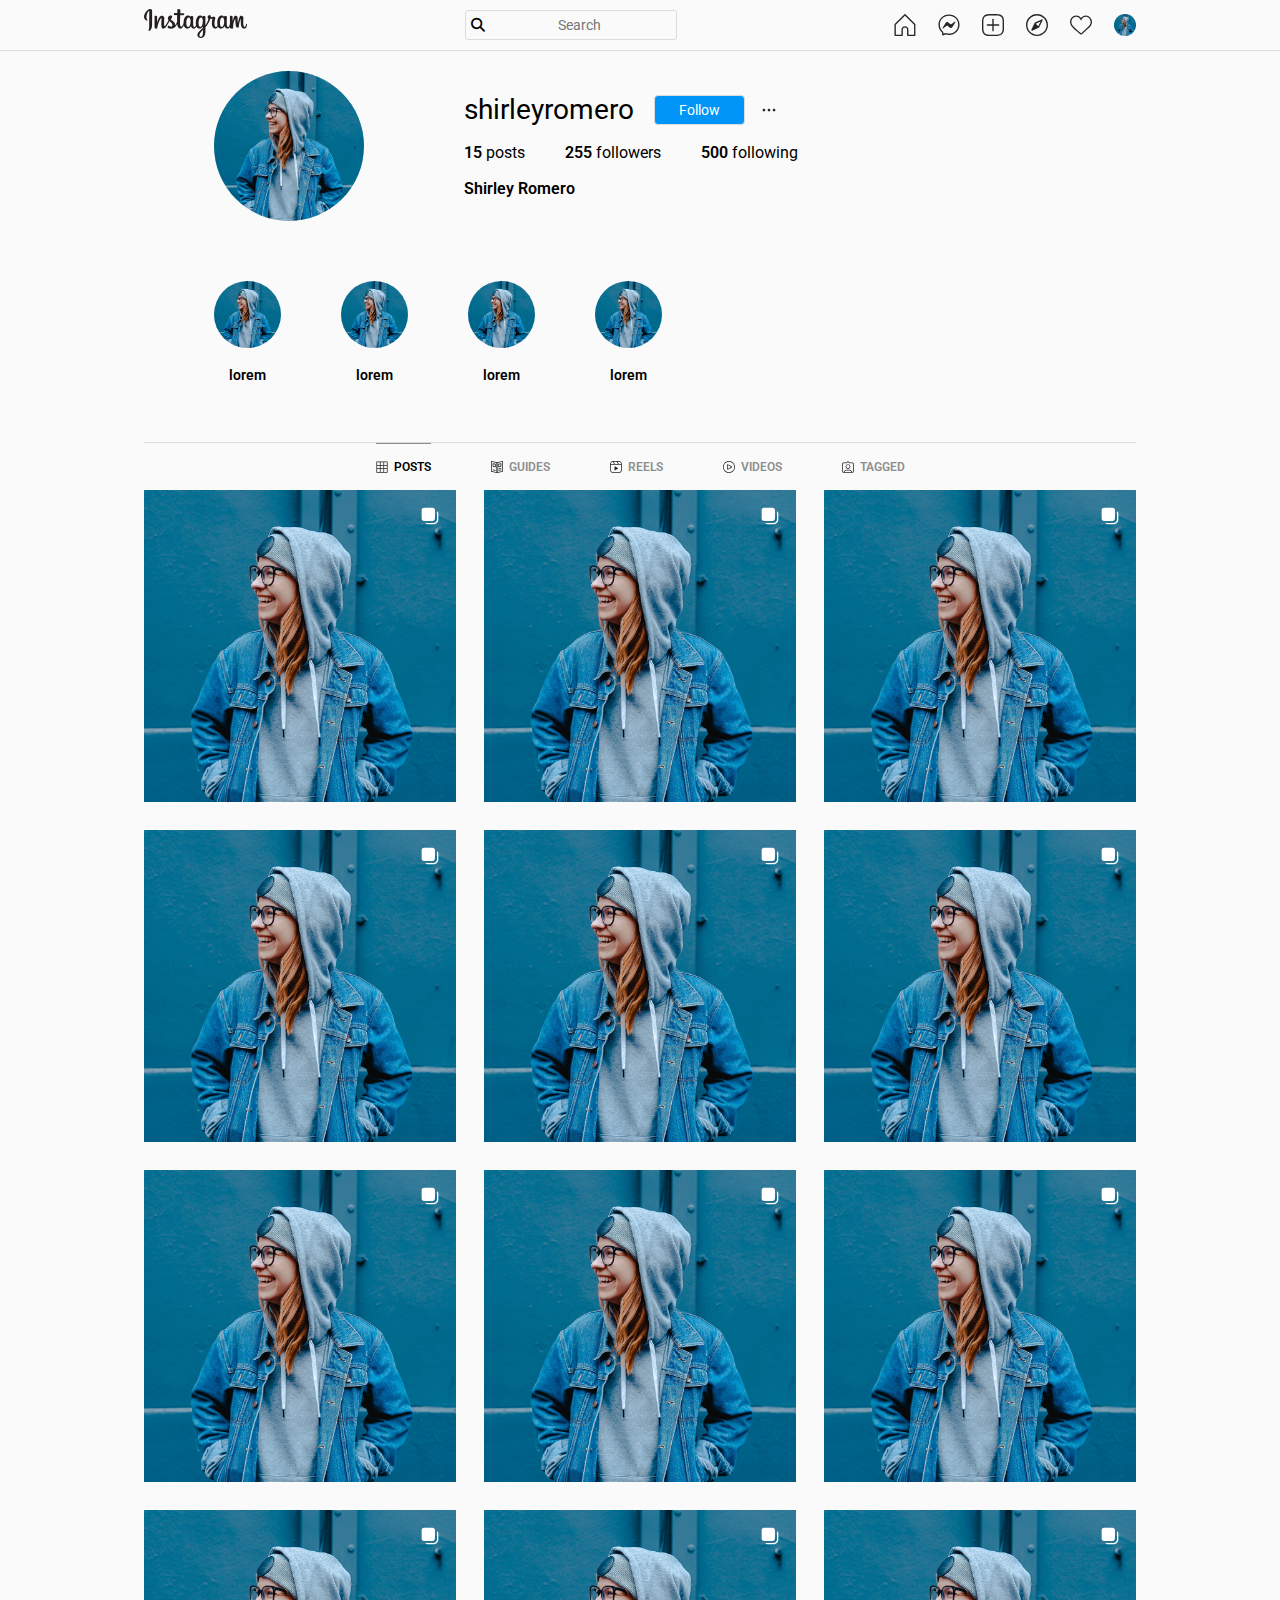
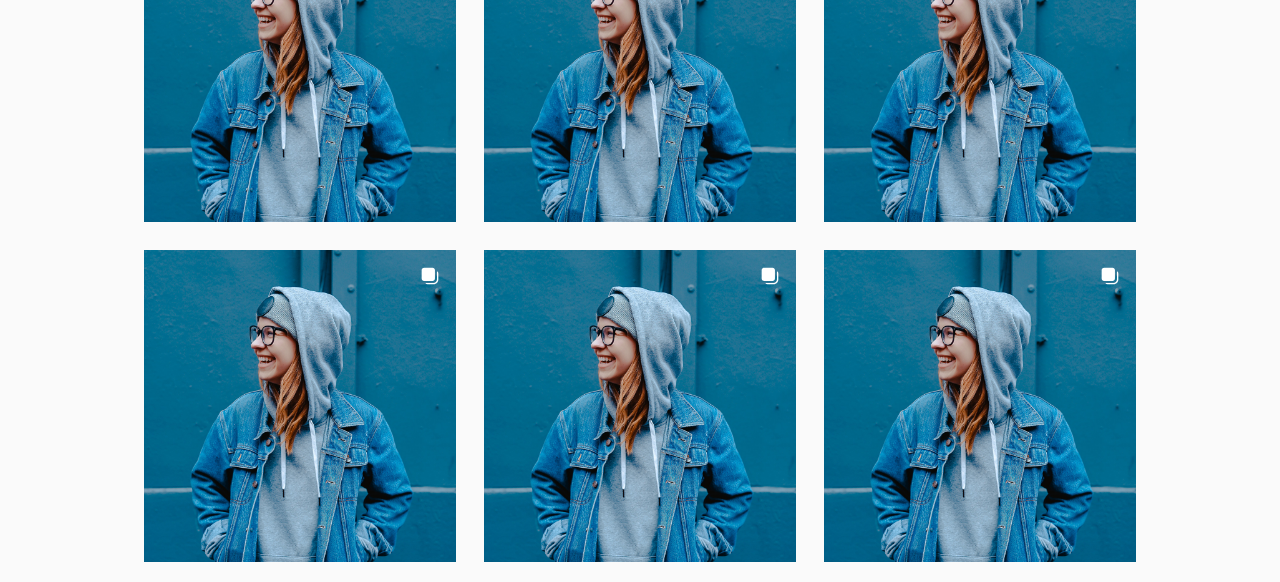
<file: assets/pages/user-profile.htm>
<!DOCTYPE html>
<html lang="en">
    <head>
        <meta charset="UTF-8">
        <meta name="viewport" content="width=device-width, initial-scale=1.0">
        <title>Instagram</title>
        <link rel="stylesheet" href="../css/style.css">
        <link rel="stylesheet" href="https://cdnjs.cloudflare.com/ajax/libs/font-awesome/6.5.1/css/all.min.css">
        <link rel="shortcut icon" href="../img/favicon.png" type="image/x-icon">
    </head>
    <body>
        <header class="border-bottom">
            <div class="container">
                <div class="header flex justify-between items-center">
                    <div class="header__logo">
                        <a href="../../index.htm">
                            <img src="../img/Logo.svg" alt="">
                        </a>
                    </div>
                    <div class="header__search">
                        <i class="fa-solid fa-magnifying-glass f-14"></i>
                        <input type="text" class="f-14 text-center" placeholder="Search" />
                    </div>
                    <div class="header__icons flex">
                        <a href="/index.htm">
                            <div class="icon"></div>
                        </a>
                        <a href="messenger.htm">
                            <div class="icon"></div>
                        </a>
                        <a href="#">
                            <div class="icon"></div>
                        </a>
                        <a href="explore.htm">
                            <div class="icon"></div>
                        </a>
                        <a href="#">
                            <div class="icon"></div>
                        </a>
                        <a href="my-profile.htm">
                            <div>
                                <img src="../img/profile.jpg" alt="">
                            </div>
                        </a>
                    </div>
                </div>
            </div>
        </header>
        <main>
            <div class="container">
                <div class="user-profile">
                    <div class="profile-header border-bottom ">
                        <div class="flex items-center">
                            <div class="profile-photo">
                                <img src="../img/profile.jpg" alt="">
                            </div>
                            <div class="profile-data ">
                                <div class="profile-name flex items-center">
                                    <p>shirleyromero</p>
                                    <button>Follow</button>
                                    <div class="icon"></div>
                                </div>
                                <div class="follow flex">
                                    <p><span class="f-600">15</span> posts</p>
                                    <p><span class="f-600">255</span> followers</p>
                                    <p><span class="f-600">500</span> following</p>
                                </div>
                                <div class="username">
                                    <p class="f-600">Shirley Romero</p>
                                </div>
                            </div>
                        </div>
                        <div class="stories flex">
                            <div class="story flex flex-col items-center">
                                <div class="story-img">
                                    <img src="../img/profile.jpg" alt="">
                                </div>
                                <div class="story-text">
                                    <p class="f-14 f-600">lorem</p>
                                </div>
                            </div>
                            <div class="story flex flex-col items-center">
                                <div class="story-img">
                                    <img src="../img/profile.jpg" alt="">
                                </div>
                                <div class="story-text">
                                    <p class="f-14 f-600">lorem</p>
                                </div>
                            </div>
                            <div class="story flex flex-col items-center">
                                <div class="story-img">
                                    <img src="../img/profile.jpg" alt="">
                                </div>
                                <div class="story-text">
                                    <p class="f-14 f-600">lorem</p>
                                </div>
                            </div>
                            <div class="story flex flex-col items-center">
                                <div class="story-img">
                                    <img src="../img/profile.jpg" alt="">
                                </div>
                                <div class="story-text">
                                    <p class="f-14 f-600">lorem</p>
                                </div>
                            </div>
                        </div>
                    </div>
                    <div class="profile-body">
                        <div class="links flex justify-center">
                            <a href="#" class="link flex items-center">
                                <div class="icon"></div>
                                <p class="f-600 f-12">POSTS</p>
                            </a>
                            <a href="#" class="link flex items-center">
                                <div class="icon"></div>
                                <p class="f-600 f-12">GUIDES</p>
                            </a>
                            <a href="#" class="link flex items-center">
                                <div class="icon"></div>
                                <p class="f-600 f-12">REELS</p>
                            </a>
                            <a href="#" class="link flex items-center">
                                <div class="icon"></div>
                                <p class="f-600 f-12">VIDEOS</p>
                            </a>
                            <a href="#" class="link flex items-center">
                                <div class="icon"></div>
                                <p class="f-600 f-12">TAGGED</p>
                            </a>
                        </div>
                        <div class="explore flex ">
                            <div class="post-img">
                                <img src="../img/profile.jpg" alt="">
                            </div>
                            <div class="post-img">
                                <img src="../img/profile.jpg" alt="">
                            </div>
                            <div class="post-img">
                                <img src="../img/profile.jpg" alt="">
                            </div>
                            <div class="post-img">
                                <img src="../img/profile.jpg" alt="">
                            </div>
                            <div class="post-img">
                                <img src="../img/profile.jpg" alt="">
                            </div>
                            <div class="post-img">
                                <img src="../img/profile.jpg" alt="">
                            </div>
                            <div class="post-img">
                                <img src="../img/profile.jpg" alt="">
                            </div>
                            <div class="post-img">
                                <img src="../img/profile.jpg" alt="">
                            </div>
                            <div class="post-img">
                                <img src="../img/profile.jpg" alt="">
                            </div>
                            <div class="post-img">
                                <img src="../img/profile.jpg" alt="">
                            </div>
                            <div class="post-img">
                                <img src="../img/profile.jpg" alt="">
                            </div>
                            <div class="post-img">
                                <img src="../img/profile.jpg" alt="">
                            </div>
                            <div class="post-img">
                                <img src="../img/profile.jpg" alt="">
                            </div>
                            <div class="post-img">
                                <img src="../img/profile.jpg" alt="">
                            </div>
                            <div class="post-img">
                                <img src="../img/profile.jpg" alt="">
                            </div>
                        </div>
                    </div>
                </div>
            </div>
        </main>

    </body>
</html>
</file>
<file: assets/css/style.css>
@import url('https://fonts.googleapis.com/css2?family=Roboto:ital,wght@0,100;0,300;0,400;0,500;0,700;0,900;1,100;1,300;1,400;1,500;1,700;1,900&display=swap');
@import "reset.css";
@import "variable.css";
@import "helper.css";
@import "main.css";
</file>
